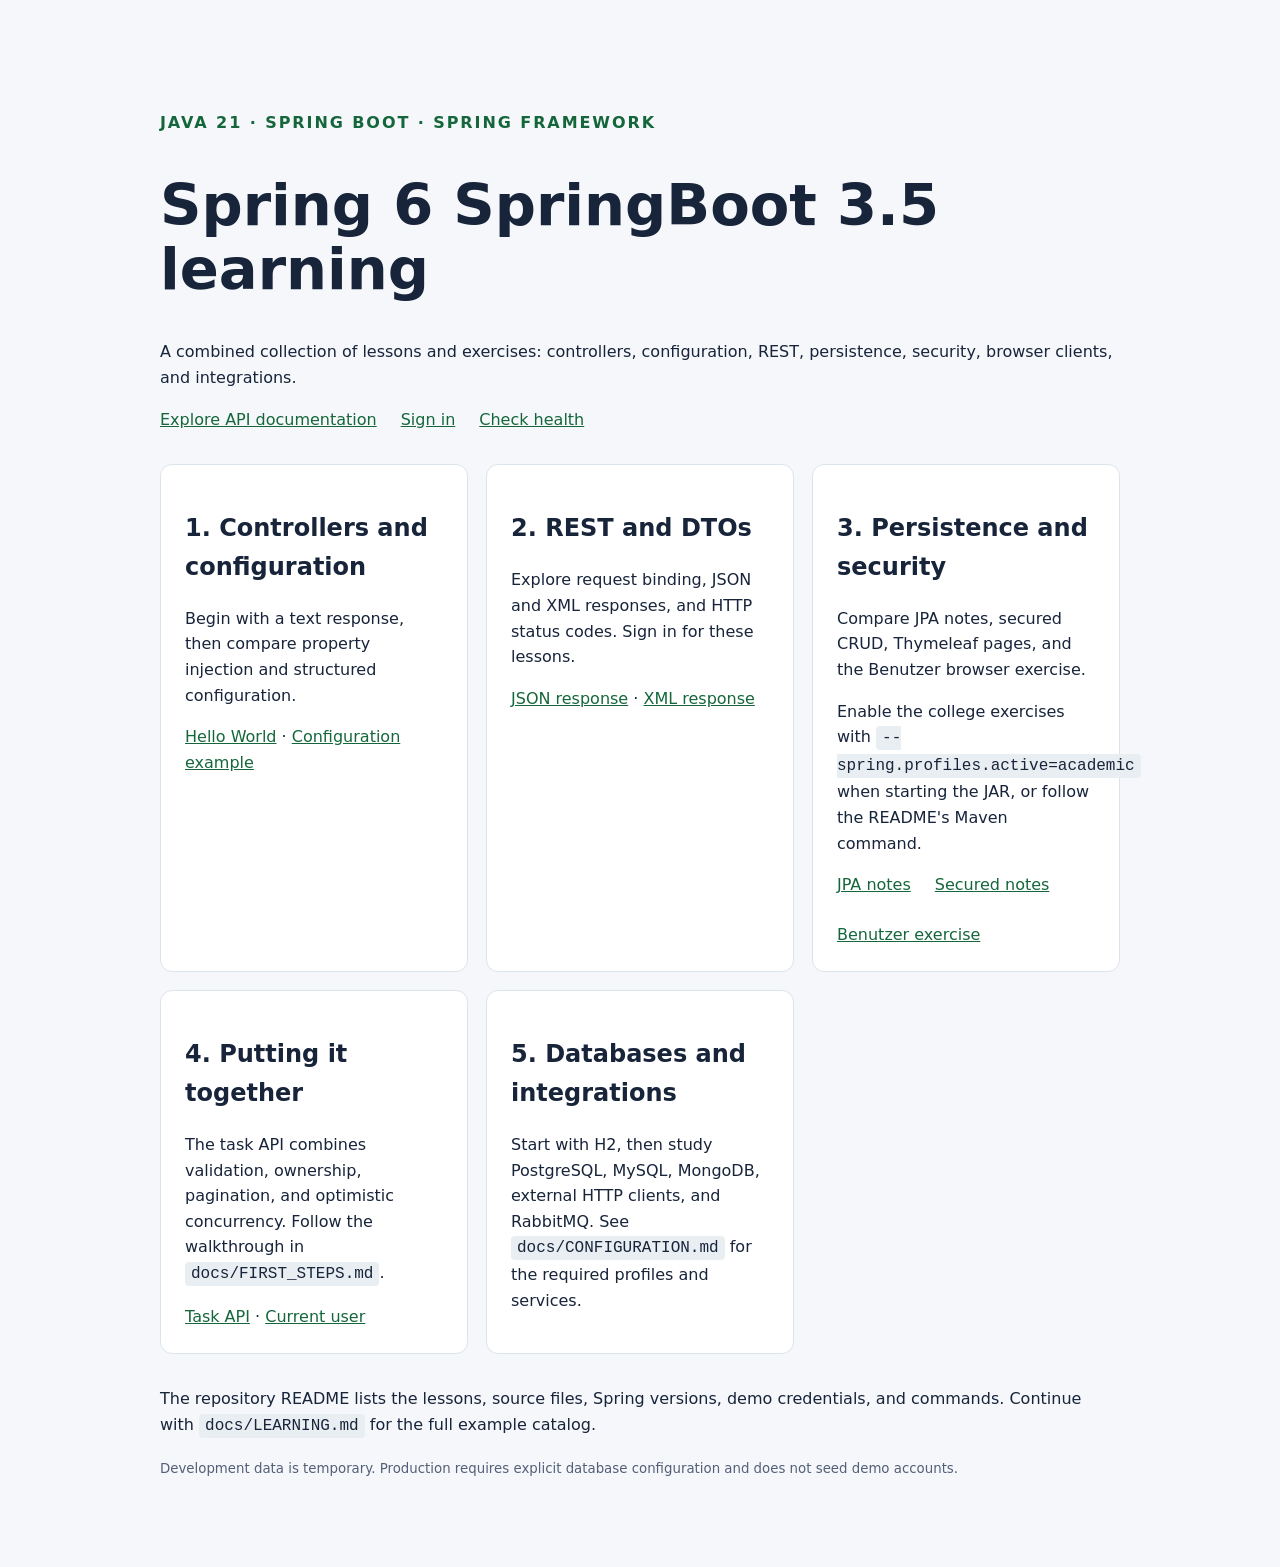
<file: src/main/resources/templates/index.html>
<!doctype html>
<html lang="en" xmlns:th="http://www.thymeleaf.org"><head><meta charset="utf-8"><meta name="viewport" content="width=device-width, initial-scale=1">
<title>Spring 6 SpringBoot 3.5 learning</title>
<style>
body{margin:0;background:#f5f7fa;color:#17243a;font:16px/1.6 system-ui,sans-serif}main{max-width:960px;margin:70px auto;padding:24px}h1{font-size:clamp(2rem,5vw,3.6rem);line-height:1.1}a{color:#15673b}nav{display:flex;gap:24px;flex-wrap:wrap}.cards{display:grid;grid-template-columns:repeat(auto-fit,minmax(240px,1fr));gap:18px;margin:32px 0}article{background:white;padding:24px;border:1px solid #dce4eb;border-radius:12px}code{background:#e8eef2;padding:3px 6px;border-radius:4px}.eyebrow{color:#15673b;font-weight:700;letter-spacing:.12em}small{color:#526078}
</style></head><body><main>
<p class="eyebrow">JAVA 21 · SPRING BOOT <span th:text="${springBootVersion}"></span> · SPRING FRAMEWORK <span th:text="${springFrameworkVersion}"></span></p>
<h1>Spring 6 SpringBoot 3.5 learning</h1>
<p>A combined collection of lessons and exercises: controllers, configuration, REST, persistence, security, browser clients, and integrations.</p>
<nav aria-label="Resources"><a href="/swagger-ui.html">Explore API documentation</a><a href="/login">Sign in</a><a href="/actuator/health">Check health</a></nav>
<section class="cards" aria-label="College lessons">
<article><h2>1. Controllers and configuration</h2><p>Begin with a text response, then compare property injection and structured configuration.</p><a href="/hello">Hello World</a> · <a href="/example">Configuration example</a></article>
<article><h2>2. REST and DTOs</h2><p>Explore request binding, JSON and XML responses, and HTTP status codes. Sign in for these lessons.</p><a href="/rest/piplup">JSON response</a> · <a href="/piplup-xml">XML response</a></article>
<article><h2>3. Persistence and security</h2><p>Compare JPA notes, secured CRUD, Thymeleaf pages, and the Benutzer browser exercise.</p><p th:unless="${academicEnabled}">Enable the college exercises with <code>--spring.profiles.active=academic</code> when starting the JAR, or follow the README's Maven command.</p><nav th:if="${academicEnabled}" aria-label="Academic exercises"><a href="/ui/notes">JPA notes</a><a href="/ui/secured-notes">Secured notes</a><a href="/academic/notizen/demo.html">Benutzer exercise</a></nav></article>
<article><h2>4. Putting it together</h2><p>The task API combines validation, ownership, pagination, and optimistic concurrency. Follow the walkthrough in <code>docs/FIRST_STEPS.md</code>.</p><a href="/api/v1/tasks">Task API</a> · <a href="/api/v1/me">Current user</a></article>
<article><h2>5. Databases and integrations</h2><p>Start with H2, then study PostgreSQL, MySQL, MongoDB, external HTTP clients, and RabbitMQ. See <code>docs/CONFIGURATION.md</code> for the required profiles and services.</p></article>
</section>
<p>The repository README lists the lessons, source files, Spring versions, demo credentials, and commands. Continue with <code>docs/LEARNING.md</code> for the full example catalog.</p>
<small>Development data is temporary. Production requires explicit database configuration and does not seed demo accounts.</small>
</main></body></html>
</file>
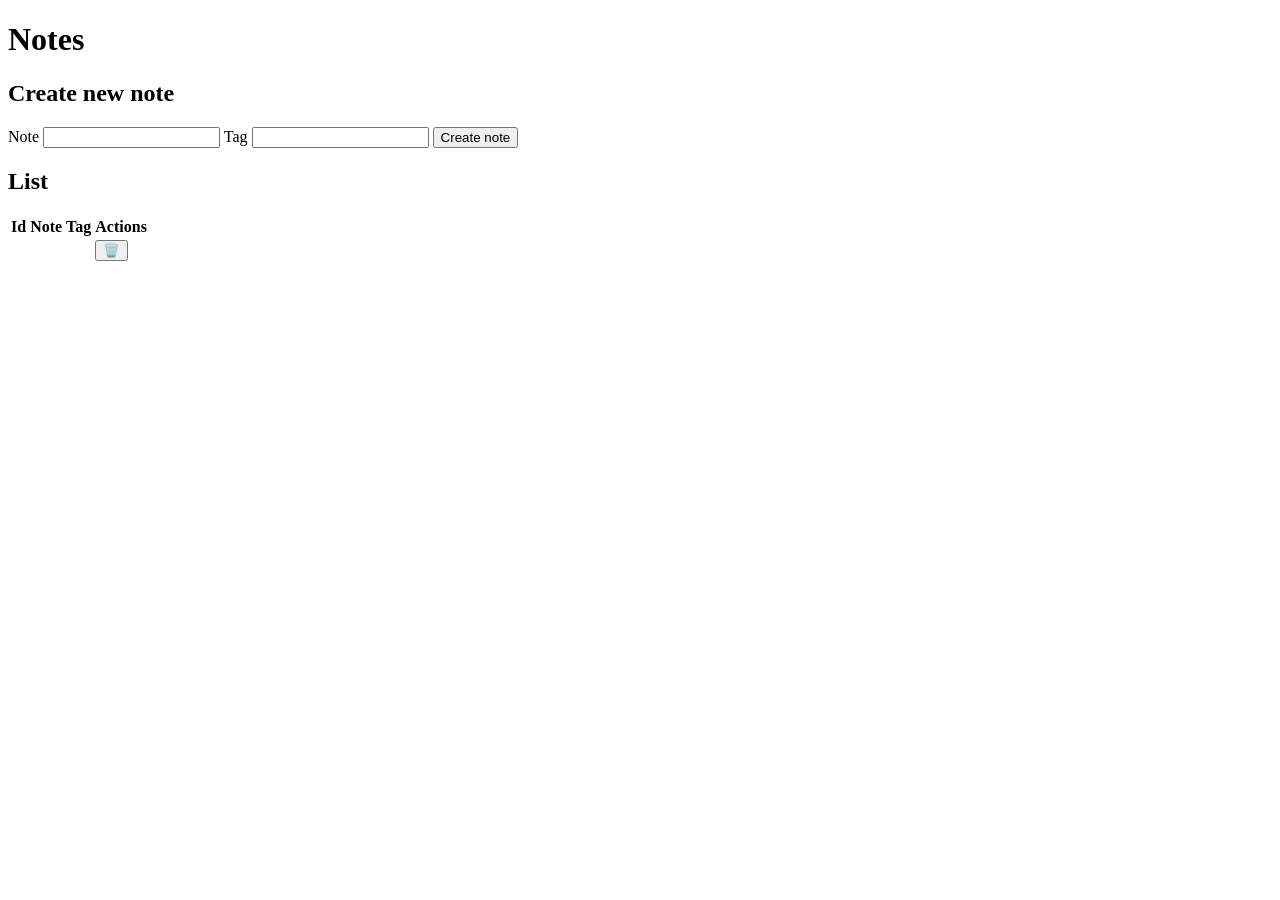
<file: src/main/resources/templates/notes.html>
<!DOCTYPE html>
<html>

<head>
    <title>Notes Application</title>
    <meta charset="utf-8">
</head>

<body>
<h1>Notes</h1>
<h2>Create new note</h2>
<span th:text="${message}"></span>
<form action="#" th:action="@{/ui/notes}" th:object="${newNote}" method="POST">
    <label>Note</label>
    <input type="text" th:field="*{note}" />
    <label>Tag</label>
    <input type="text" th:field="*{tag}" />
    <button type="submit">Create note</button>
</form>
<h2>List</h2>
<table>
    <thead>
    <tr>
        <th>Id</th>
        <th>Note</th>
        <th>Tag</th>
        <th>Actions</th>
    </tr>
    </thead>
    <tbody>
    <tr th:each="note: ${notes}">
        <td th:text="${note.id}"></td>
        <td th:text="${note.note}"></td>
        <td th:text="${note.tag}"></td>
        <td>
            <form th:action="@{/ui/notes/{id}(id=${note.id})}" method="POST">
                <input name="_method" type="hidden" value="DELETE" />
                <button type="submit">🗑️</button>
            </form>
        </td>
    </tr>
    </tbody>
</table>
</body>

</html>
</file>
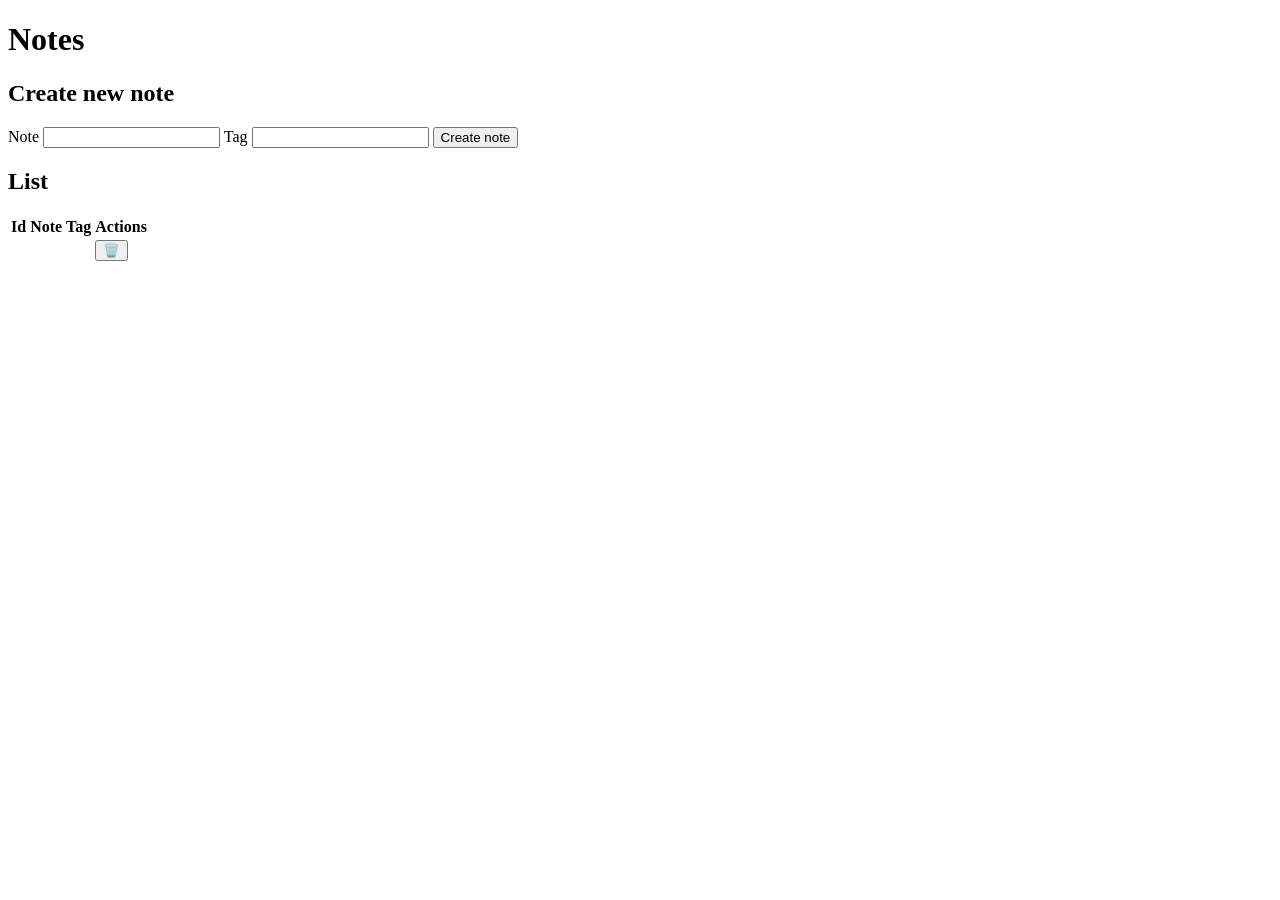
<file: src/main/resources/templates/secured-notes.html>
<!DOCTYPE html>
<html>

<head>
    <title>Notes Application</title>
    <meta charset="utf-8">
</head>

<body>
<h1>Notes</h1>
<h2>Create new note</h2>
<span th:text="${message}"></span>
<form action="#" th:action="@{/ui/secured-notes}" th:object="${newNote}" method="POST">
    <label>Note</label>
    <input type="text" th:field="*{note}" />
    <label>Tag</label>
    <input type="text" th:field="*{tag}" />
    <button type="submit">Create note</button>
</form>
<h2>List</h2>
<table>
    <thead>
    <tr>
        <th>Id</th>
        <th>Note</th>
        <th>Tag</th>
        <th>Actions</th>
    </tr>
    </thead>
    <tbody>
    <tr th:each="note: ${notes}">
        <td th:text="${note.id}"></td>
        <td th:text="${note.note}"></td>
        <td th:text="${note.tag}"></td>
        <td>
            <form th:action="@{/ui/secured-notes/{id}(id=${note.id})}" method="POST">
                <input name="_method" type="hidden" value="DELETE" />
                <button type="submit">🗑️</button>
            </form>
        </td>
    </tr>
    </tbody>
</table>
</body>

</html>
</file>
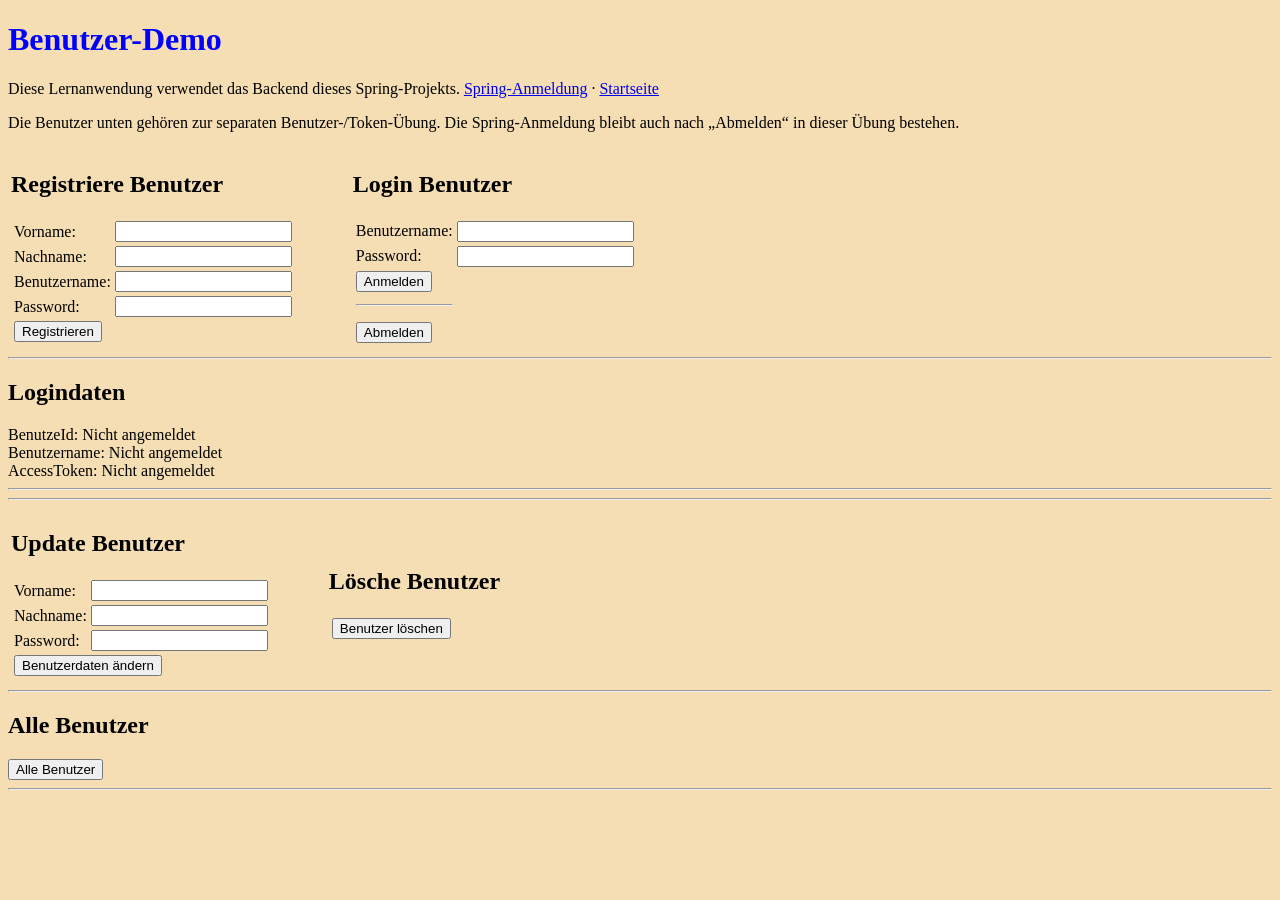
<file: src/main/resources/academic/notizen/demo.html>
<!DOCTYPE html>
<html lang="de">

<head>
  <meta charset="UTF-8">
  <title>Benutzer-Demo · Spring Template</title>
  <link rel="stylesheet" href="./css/mystyle.css">
  <script type="text/javascript" src="./js/my_scripts.js"></script>
</head>

<body>
  <h1>Benutzer-Demo</h1>
  <p>Diese Lernanwendung verwendet das Backend dieses Spring-Projekts.
    <a href="/login">Spring-Anmeldung</a> · <a href="/">Startseite</a></p>
  <p>Die Benutzer unten gehören zur separaten Benutzer-/Token-Übung.
    Die Spring-Anmeldung bleibt auch nach „Abmelden“ in dieser Übung bestehen.</p>

  <table>
    <tr>
      <td>
        <h2>Registriere Benutzer</h2>
        <table>
          <tr>
            <td> Vorname:</td>
            <td><input id="regVorname" type="text"></td>
          </tr>
          <tr>
            <td> Nachname:</td>
            <td><input id="regNachname" type="text"></td>
          </tr>
          <tr>
            <td> Benutzername:</td>
            <td><input id="regBenutzername" type="text"></td>
          </tr>
          <tr>
            <td> Password:</td>
            <td><input id="regPassword" type="password"></td>
          </tr>
          <tr>
            <td colspan="2"><button id="registerBtn" type="button">
                Registrieren</button></td>
          </tr>
        </table>
      </td>
      <td>
        <div style="width: 50px;"> </div>
      </td>
      <td>
        <h2>Login Benutzer</h2>
        <table>
          <tr>
            <td> Benutzername:</td>
            <td><input id="loginBenutzername" type="text"></td>
          </tr>
          <tr>
            <td> Password:</td>
            <td><input id="loginPassword" type="password"></td>
          </tr>
          <tr>
            <td colspan="2"><button id="loginBtn" type="button">
                Anmelden</button></td>
          </tr>
          <tr>
            <td>
              <hr>
              <p></p><button id="logoutBtn" type="button">Abmelden</button>
            </td>
          </tr>
        </table>
      </td>
    </tr>
  </table>
  <hr />

  <h2>Logindaten</h2>
  BenutzeId: <span id="outBenutzerId"></span> <br />
  Benutzername: <span id="outBenutzername"></span> <br />
  AccessToken: <span id="outAccessToken"></span>
  <hr />



  <div id="error" style="color: red;"></div>


  <hr>
  <table>
    <tr>
      <td>
        <h2>Update Benutzer</h2>
        <table>
          <tr>
            <td> Vorname:</td>
            <td><input id="updateVorname" type="text"></td>
          </tr>
          <tr>
            <td> Nachname:</td>
            <td><input id="updateNachname" type="text"></td>
          </tr>
          <tr>
            <td> Password:</td>
            <td><input id="updatePassword" type="password"></td>
          </tr>
          <tr>
            <td colspan="2"><button id="updateBtn" type="button">
                Benutzerdaten ändern</button></td>
          </tr>
        </table>
      </td>
      <td>
        <div style="width: 50px;"> </div>
      </td>
      <td>
        <h2>Lösche Benutzer</h2>
        <table>
          <tr>
            <td colspan="2"><button id="deleteBtn" type="button">
                Benutzer löschen</button></td>
          </tr>

        </table>
      </td>
    </tr>
  </table>

  <hr>
  <h2>Alle Benutzer</h2>
  <button id="alleBenutzerBtn" type="button">Alle Benutzer</button>
  <hr />
  <div id="outAlleBenutzer"></div>


</body>

</html>
</file>
<file: src/main/resources/academic/notizen/css/mystyle.css>
@charset "UTF-8";

h1 {
	color: blue;
}


body  {
	background-color: wheat;
}

h1  {
	color: blue;
}


select.chooseBox{
 width:150px;
 height: 150px;
}
#outAlleBenutzer { white-space: pre-wrap; }
</file>
